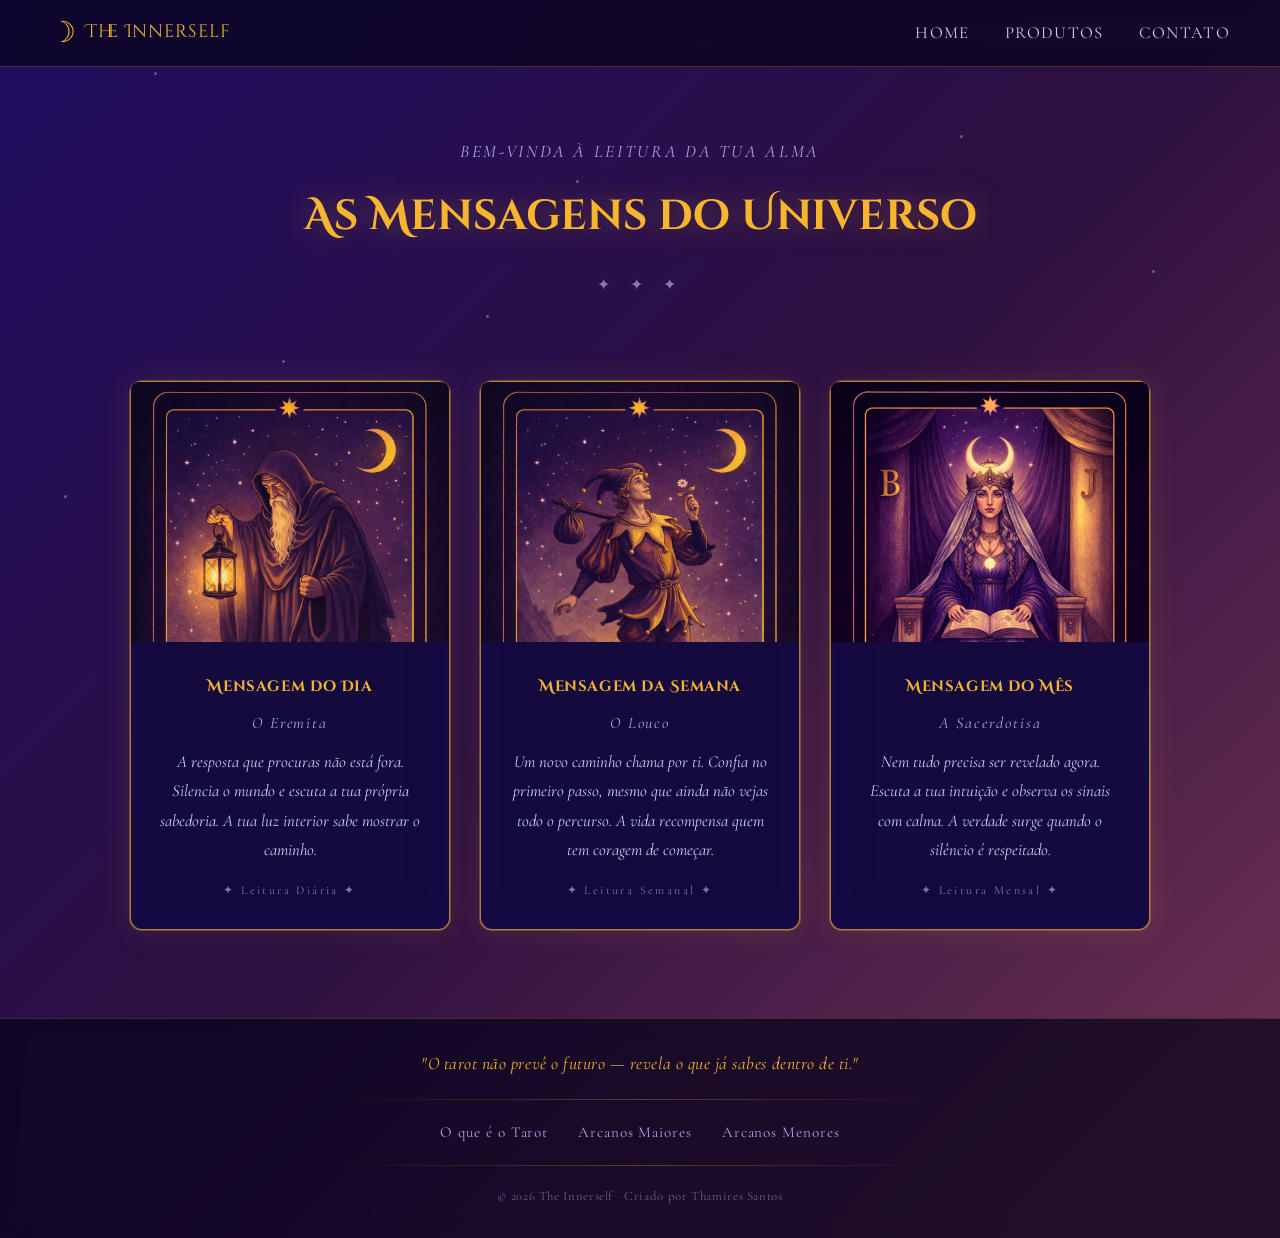
<file: index.html>
<!DOCTYPE html>
<html lang="pt">
<head>
    <meta charset="UTF-8">
    <meta name="viewport" content="width=device-width, initial-scale=1.0">
    <meta name="author" content="Thamires Santos">
    <title>The Innerself</title>
    <link rel="icon" type="image/png" href="./assets/icon/lua-crescente.png">
    <link rel="preconnect" href="https://fonts.googleapis.com">
    <link rel="preconnect" href="https://fonts.gstatic.com" crossorigin>
    <link href="https://fonts.googleapis.com/css2?family=Cinzel+Decorative:wght@400;700&family=Cormorant+Garamond:ital,wght@0,300;0,400;1,300&display=swap" rel="stylesheet">    
    <link rel="stylesheet" href="https://use.fontawesome.com/releases/v5.15.4/css/all.css"
     integrity="sha384-DyZ88mC6Up2uqS4h/KRgHuoeGwBcD4Ng9SiP4dIRy0EXTlnuz47vAwmeGwVChigm" crossorigin="anonymous">

    <!-- CSS externo -->
    <link rel="stylesheet" type="text/css" href="style.css">
</head>
<body>

    <!-- Estrelas decorativas de fundo -->
    <div class="stars" aria-hidden="true">
        <span></span><span></span><span></span><span></span><span></span>
        <span></span><span></span><span></span><span></span><span></span>
        <span></span><span></span><span></span><span></span><span></span>
    </div>

    <!-- ========== NAVBAR ========== -->
    <nav class="navbar">
        <div class="logo">
            <span class="logo-symbol">☽</span>
            <span class="logo-text">The Innerself</span>
        </div>

        <!-- Hamburger (mobile) -->
        <div class="menu-toggle" id="mobile-menu" aria-label="Abrir menu">
            <span class="bar"></span>
            <span class="bar"></span>
            <span class="bar"></span>
        </div>

        <ul class="nav-links">
            <li><a href="#">Home</a></li>
            <li><a href="#">Produtos</a></li>
            <li><a href="#">Contato</a></li>
        </ul>
    </nav>

    <!-- ========== HERO ========== -->
    <header class="hero">
        <p class="hero-subtitle">Bem-vinda à leitura da tua alma</p>
        <h1 class="hero-title">As Mensagens do Universo</h1>
        <div class="hero-divider">✦ ✦ ✦</div>
    </header>

    <!-- ========== CARDS ========== -->
    <main class="container">
        <section class="card-area">

            <div class="card card-featured">
                <div class="card-img">
                    <img src="./assets/img/carta-dia.png" alt="Carta de tarot O Eremita — mensagem do dia">
                </div>
                <div class="card-content">
                    <h3>Mensagem do Dia</h3>
                    <span class="card-nome-carta">O Eremita</span>
                    <p>A resposta que procuras não está fora.
                        Silencia o mundo e escuta a tua própria sabedoria.
                        A tua luz interior sabe mostrar o caminho.</p>
                </div>
                <div class="card-footer">✦ Leitura Diária ✦</div>
            </div>

            <div class="card card-featured">
                <div class="card-img">
                    <img src="./assets/img/carta-semana.png" alt="Carta de tarot O Louco — mensagem da semana">
                </div>
                <div class="card-content">
                    <h3>Mensagem da Semana</h3>
                    <span class="card-nome-carta">O Louco</span>
                    <p>Um novo caminho chama por ti.
                        Confia no primeiro passo, mesmo que ainda não vejas todo o percurso.
                        A vida recompensa quem tem coragem de começar.</p>
                </div>
                <div class="card-footer">✦ Leitura Semanal ✦</div>
            </div>

            <div class="card card-featured">
                <div class="card-img">
                    <img src="./assets/img/carta-mes.png" alt="Carta de tarot A Sacerdotisa — mensagem do mês">
                </div>
                <div class="card-content">
                    <h3>Mensagem do Mês</h3>
                    <span class="card-nome-carta">A Sacerdotisa</span>
                    <p>Nem tudo precisa ser revelado agora.
                        Escuta a tua intuição e observa os sinais com calma.
                        A verdade surge quando o silêncio é respeitado.</p>
                </div>
                <div class="card-footer">✦ Leitura Mensal ✦</div>
            </div>

        </section>
    </main>

    <!-- ========== FOOTER ========== -->
    <footer>
        <p id="frase">"O tarot não prevê o futuro — revela o que já sabes dentro de ti."</p>
        <hr>
        <nav class="footer-links">
            <a href="https://pt.wikipedia.org/wiki/Tarô" target="_blank">O que é o Tarot</a>
            <a href="https://pt.wikipedia.org/wiki/Arcanos_maiores" target="_blank">Arcanos Maiores</a>
            <a href="https://pt.wikipedia.org/wiki/Arcanos_menores" target="_blank">Arcanos Menores</a>
        </nav>
        <hr>
        <p id="creditos">© 2026 The Innerself · Criado por Thamires Santos</p>
    </footer>

    <!-- Script hamburger -->
    <script>
        const menu = document.querySelector('#mobile-menu');
        const menuLinks = document.querySelector('.nav-links');

        menu.addEventListener('click', function() {
            menu.classList.toggle('active');
            menuLinks.classList.toggle('active');
        });
    </script>

</body>
</html>
</file>
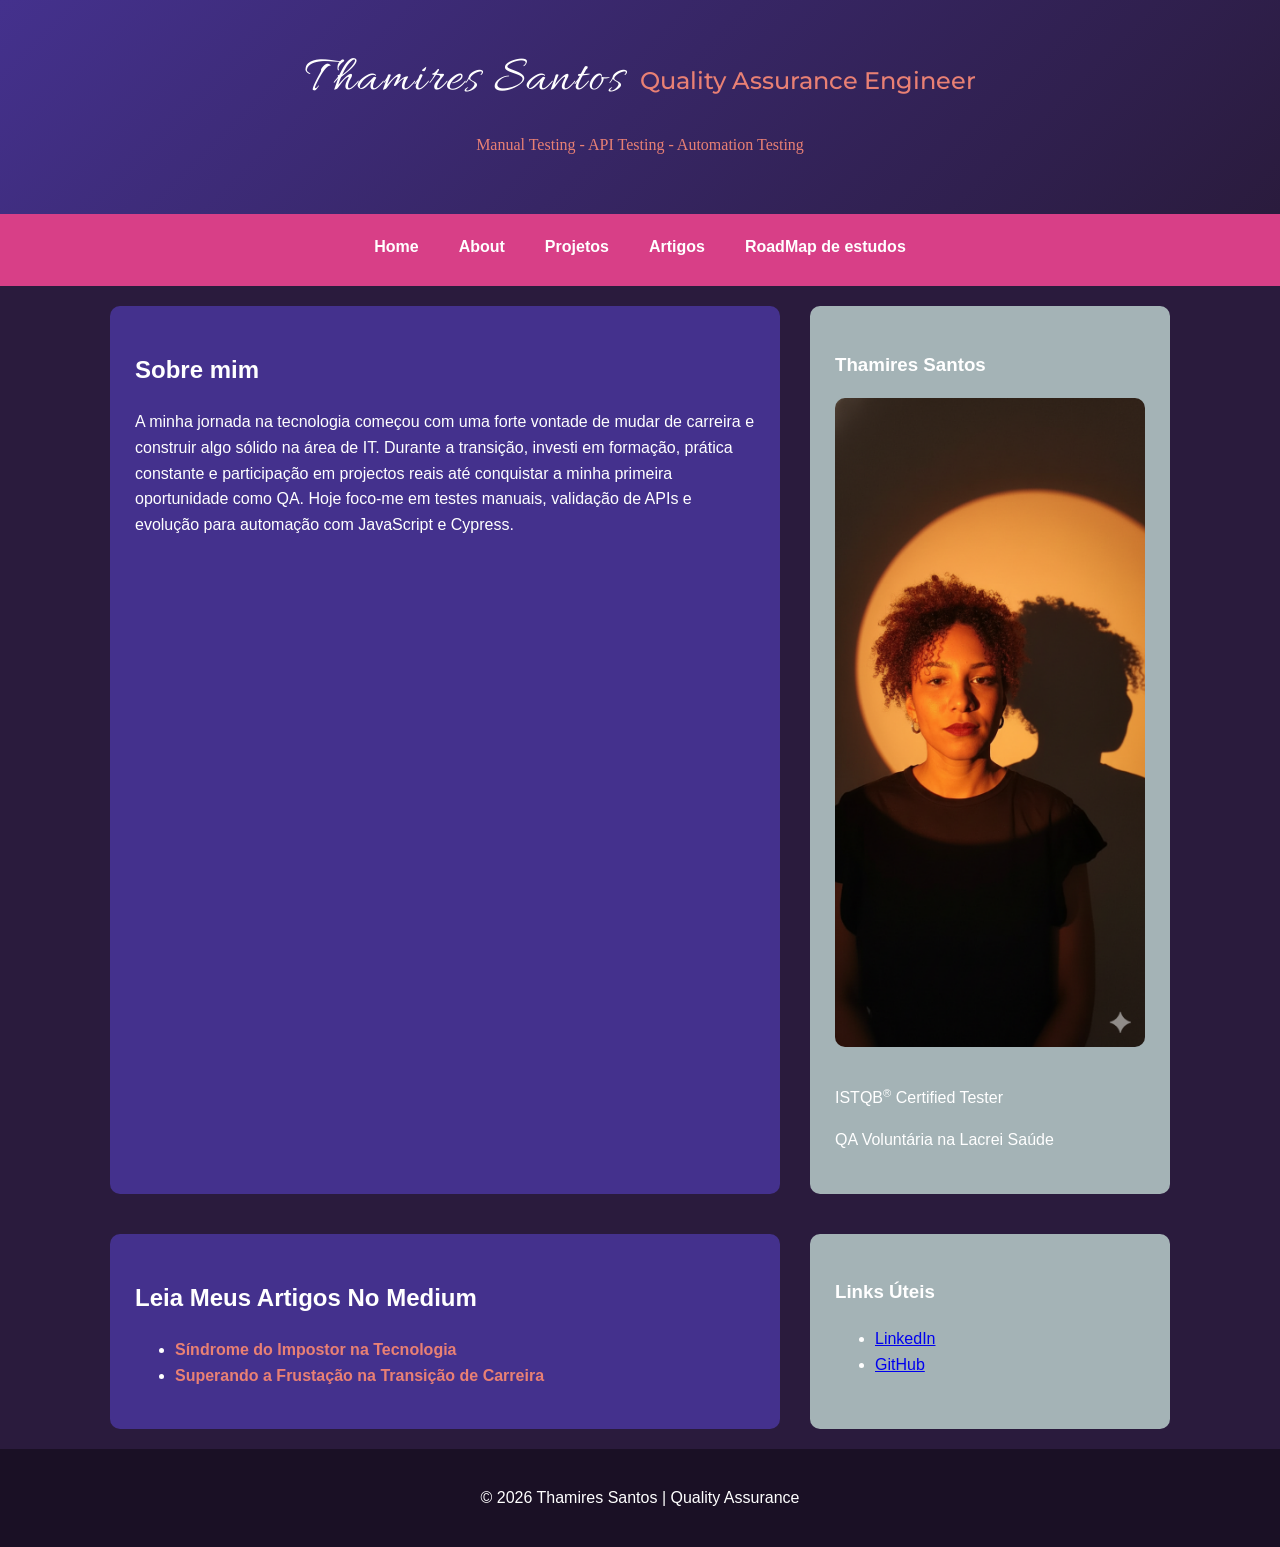
<file: Homepage.html>
<!DOCTYPE html>
<html lang="en">
<head>
    <meta charset="UTF-8">
    <meta name="viewport" content="width=device-width, initial-scale=1.0">
    <title>Quality by Thamires Santos</title>
    <link rel="stylesheet" href="./css/style.css">
    <link rel="icon" type="image/GIF" href="./assets/icon/favicon.ico">
    <link href="https://fonts.googleapis.com/css2?family=Allura&family=Montserrat:wght@500;600&display=swap" rel="stylesheet">

</head>

<body>

    <!-- Header -->
    <header>
        <h1>
            <span class="signature">Thamires Santos</span>
            <span class="role">Quality Assurance Engineer</span>        
        </h1>
        <p>Manual Testing - API Testing - Automation Testing</p>
    </header>

    <!-- Navigation -->
    <nav>
        <ul>
            <li><a href="#">Home</a></li>
            <li><a href="#">About</a></li>
            <li><a href="#">Projetos</a></li>
            <li><a href="#">Artigos</a></li>
            <li><a href="#">RoadMap de estudos</a></li>
        </ul>
    </nav>

    <!-- Main Content -->
    <section>
        <article>
            <h2>Sobre mim</h2>
        <p>
        A minha jornada na tecnologia começou com uma forte vontade de mudar de carreira e construir algo sólido na área de IT. 
        Durante a transição, investi em formação, prática constante e participação em projectos reais até conquistar a minha primeira oportunidade como QA. 
        Hoje foco-me em testes manuais, validação de APIs e evolução para automação com JavaScript e Cypress.

        </p>
            
        </article>
        
        <aside>
            <h3>Thamires Santos</h3>
            <img src="./assets/images/thamires.png" alt="Mulher olhando para a câmera, com cabelo cacheado, usando uma blusa preta.">
            <p>ISTQB<span style="font-size: 0.7em; vertical-align: super;">®</span> Certified Tester</p>

            <p>QA Voluntária na Lacrei Saúde</p>
        </aside>
    </section>

        <section id="artigos">
        <!-- Article -->
        <article>
            <h2>Leia Meus Artigos No Medium</h2>
            <ul>
                <li><a href="https://medium.com/@thamiresmarina/s%C3%ADndrome-do-impostor-na-technologia-o-bug-emocional-que-ningu%C3%A9m-te-ensina-a-resolver-a7a3a79cd26b" target="_blank">Síndrome do Impostor na Tecnologia</a></li>
                <li><a href="https://medium.com/@thamiresmarina/superando-a-frustra%C3%A7%C3%A3o-na-transi%C3%A7%C3%A3o-de-carreira-li%C3%A7%C3%B5es-reais-de-tentativa-e-persist%C3%AAncia-5454897fdf80" target="_blank">Superando a Frustação na Transição de Carreira</a></li>
            </ul>
            <p></p>
            
        </article>
        
        <!-- Sidebar -->
        <aside>
            <h3>Links Úteis</h3>
            <ul>
                <li><a href="https://www.linkedin.com/in/thamires-santos-702285140/" target="_blank">LinkedIn</a></li>
                <li><a href="https://github.com/thamires-marina" target="_blank">GitHub</a></li>
            </ul>
            
        </aside>
    </section>

    <!-- Footer -->
    <footer>
        <p>&copy; 2026 Thamires Santos | Quality Assurance</p>
    </footer>

</body>
</html>
</file>
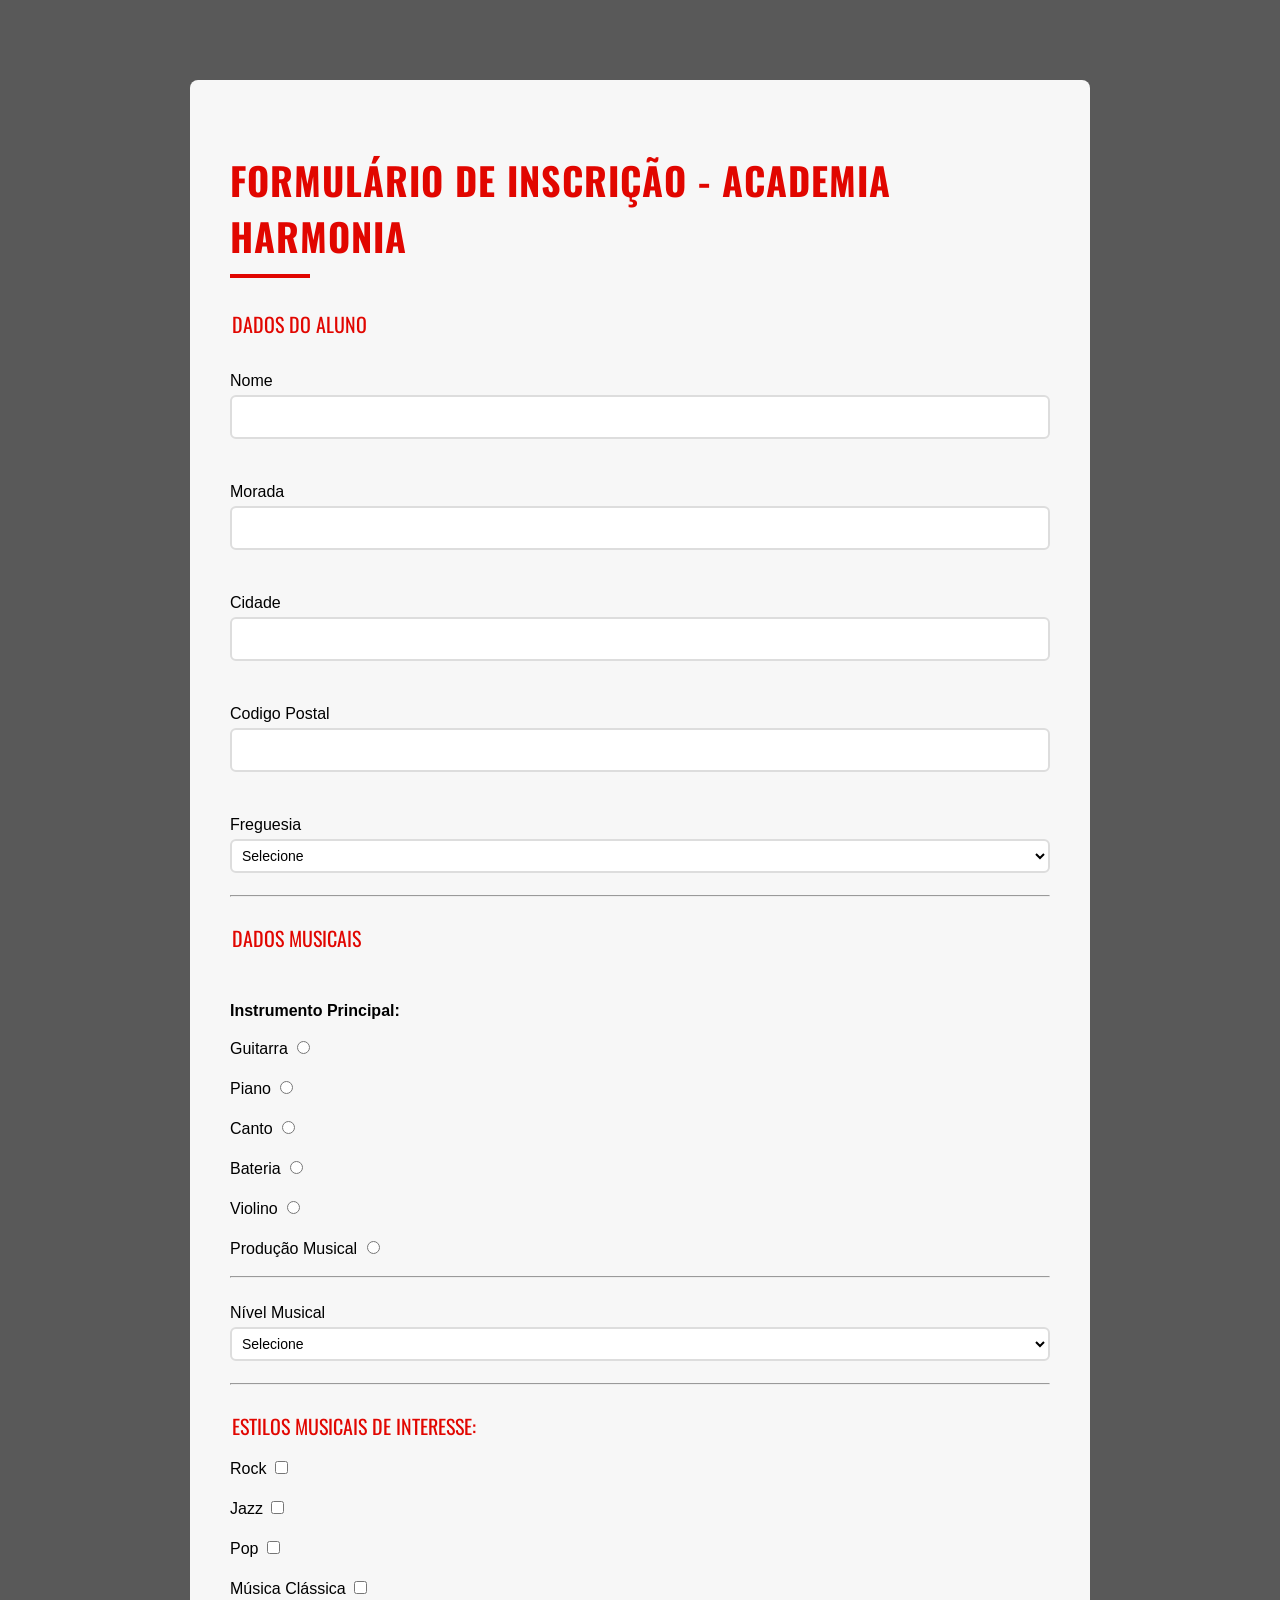
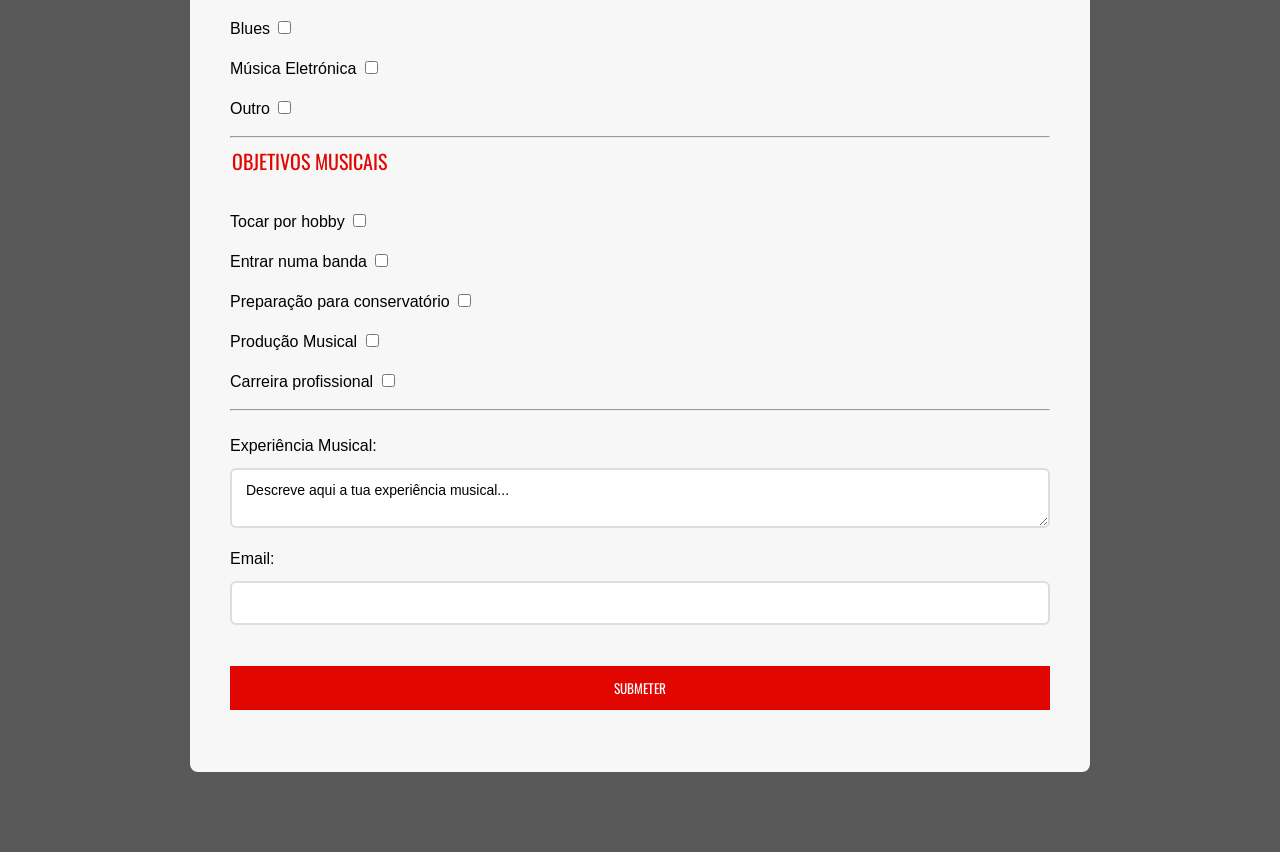
<file: formularioescolademusica/formularioescolademusica.html>
<!DOCTYPE html>
<html lang="en">
    <head>
        <meta charset="UTF-8">
        <meta name="viewport" content="width=device-width, initial-scale=1.0">
        <meta name="Author" content="Thamires santos">
        <meta name="keywords" content="Música, guitarra, piano, bateria, violino, canto, aulas de música, instrumentos musicais, teoria musical, harmonia, ritmo, melodia">
        <!--Inserção do icon de página-->
        <link rel="icon" type="image/png" href="./assets/icon/music-note.png">
        <link rel="stylesheet" href="./css/style.css">
        <link href="https://fonts.googleapis.com/css2?family=Oswald:wght@400;600;700&display=swap" rel="stylesheet">
        <title>Academia Harmonia</title>
    </head>

<body>
	<section class="container">
		<h1>Formulário de Inscrição - Academia Harmonia</h1>
        <form name="formulario"></form>    
            <legend>Dados do Aluno</legend>
            <br>
            <label> Nome <input type="text"></label><br>
            <label> Morada <input type="text"></label><br>
            <label> Cidade <input type="text"></label><br>
            <label> Codigo Postal <input type="text"></label><br>
            <label> Freguesia   				
                <select name="freguesia">
                    <option value="" disabled selected hidden>Selecione</option>                    
                    <option value="Ajuda"> Ajuda </option>
                    <option value="Alcântara"> Alcântara </option> 					
                    <option value="Alvalade"> Alvalade </option>   			
                    <option value="Areeiro"> Areeiro </option>
                    <option value="Arroios"> Arroios </option>
                    <option value="Belém"> Belém </option>
                    <option value="Campo de Ourique"> Campo de Ourique </option>
                    <option value="Estrela"> Estrela </option>
                    <option value="Lumiar"> Lumiar </option>
                    <option value="Misericórdia"> Misericórdia </option>
                    <option value="Olivais"> Olivais </option>
                </select>
            <label>
        <hr>
        <br>		
        <legend>Dados Musicais</legend><br>
        <p><strong>Instrumento Principal:</strong></p>
            <label>Guitarra <input type="radio" name="instrumento" value="guitarra"></label>
            <label>Piano <input type="radio" name="instrumento" value="piano"></label>
            <label>Canto <input type="radio" name="instrumento" value="canto"></label>
            <label>Bateria <input type="radio" name="instrumento" value="bateria"></label>
            <label>Violino <input type="radio" name="instrumento" value="violino"></label>
            <label>Produção Musical <input type="radio" name="instrumento" value="producao"></label>
        </legend>
        <hr>
        <br>			
        <label>Nível Musical
            <select name="nivel">
            <option value="" disabled selected hidden>Selecione</option>
            <option value="iniciante">Iniciante</option>
            <option value="intermedio">Intermédio</option>
            <option value="avancado">Avançado</option>
            <option value="profissional">Profissional</option>
            </select>
        </label>
        <hr>
               
        <br>
        <legend>Estilos Musicais de Interesse:</legend>
            <label>Rock <input type="checkbox" name="estilo1"></label>
            <label>Jazz <input type="checkbox" name="estilo2"></label>
            <label>Pop <input type="checkbox" name="estilo3"></label>
            <label>Música Clássica <input type="checkbox" name="estilo4"></label>
            <label>Blues <input type="checkbox" name="estilo5"></label>
            <label>Música Eletrónica <input type="checkbox" name="estilo6"></label>
            <label>Outro <input type="checkbox" name="estilo7"></label>
        <hr>
        <legend>Objetivos Musicais</legend>
        <br>       

            <label>Tocar por hobby <input type="checkbox" name="obj1"></label>
            <label>Entrar numa banda <input type="checkbox" name="obj2"></label>
            <label>Preparação para conservatório <input type="checkbox" name="obj3"></label>
            <label>Produção Musical <input type="checkbox" name="obj4"></label>
            <label>Carreira profissional <input type="checkbox" name="obj5"></label>    
        <hr>
        <br>
       <label>Experiência Musical:</label>
            <textarea style="resize: both;" name="texto">Descreve aqui a tua experiência musical...</textarea>
        <br>
     
        <form action="mailto:..." method="post" enctype="text/plain">
            <label for="email">Email:</label>
            <input type="email" id="email" name="email" required>
            <br><br>
            <input type="submit" value="Submeter">
        </form>		
	</section>
</body>
</html>
</file>
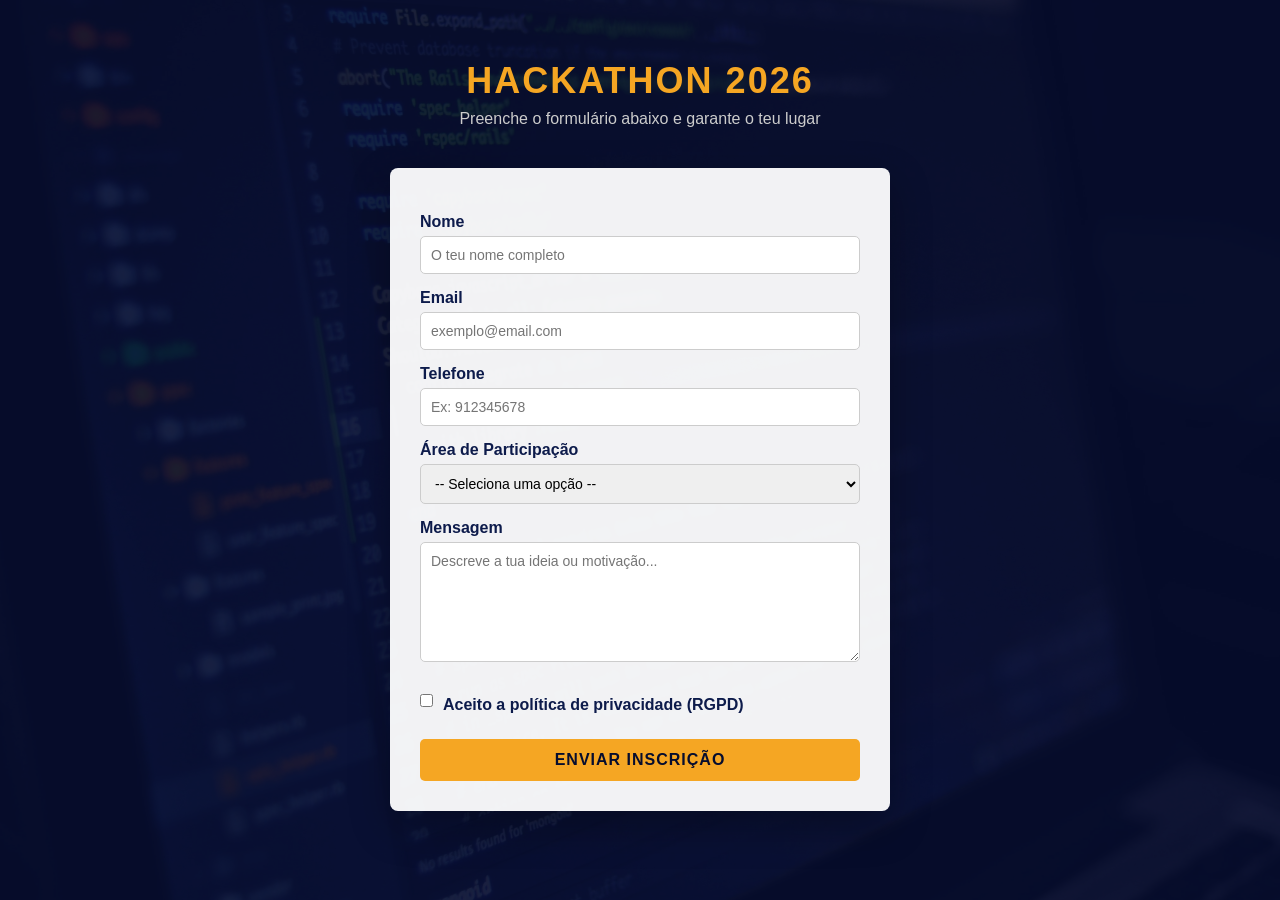
<file: formulariomoderno/formulariomoderno.html>
<!DOCTYPE html>
<html lang="pt">
<head>
    <meta charset="UTF-8">
    <meta name="viewport" content="width=device-width, initial-scale=1.0">
    <meta name="Author" content="Thamires Santos">
    <meta name="keywords" content="formulário, inscrição, curso, hackathon, 2026, tecnologia, desenvolvimento, programação">
    <link rel="icon" type="image/GIF" href="./assets/icon/site.png">
    <link rel="stylesheet" href="./css/style.css">
    <title>Hackathon 2026 - Inscrição</title>
</head>

<body>

    <section class="parallax">
        <div class="container">

            <div class="titulo">
                <h1>Hackathon 2026</h1>
                <p>Preenche o formulário abaixo e garante o teu lugar</p>
            </div>

            <form id="meuForm" action="mailto:formando.formando@gmail.com" method="post" enctype="text/plain" novalidate>

                <label for="nome">Nome</label>
                <input type="text" id="nome" name="nome" placeholder="O teu nome completo" required minlength="3">
                <span class="erro" id="erroNome">O nome deve ter pelo menos 3 caracteres.</span>

                <label for="email">Email</label>
                <input type="email" id="email" name="email" placeholder="exemplo@email.com" required>
                <span class="erro" id="erroEmail">Introduz um email válido.</span>

                <label for="telefone">Telefone</label>
                <input type="tel" id="telefone" name="telefone"
                    pattern="[0-9]{9}"
                    placeholder="Ex: 912345678"
                    required>
                <span class="erro" id="erroTelefone">O telefone deve ter 9 dígitos.</span>

                <label for="assunto">Área de Participação</label>
                <select id="assunto" name="assunto" required>
                    <option value="">-- Seleciona uma opção --</option>
                    <option value="dev">Desenvolvimento de Software</option>
                    <option value="design">UI/UX Design</option>
                    <option value="ia">Inteligência Artificial</option>
                    <option value="cybersec">Cibersegurança</option>
                    <option value="outro">Outro</option>
                </select>
                <span class="erro" id="erroAssunto">Seleciona uma área de participação.</span>

                <label for="mensagem">Mensagem</label>
                <textarea id="mensagem" name="mensagem" placeholder="Descreve a tua ideia ou motivação..." required minlength="10"></textarea>
                <span class="erro" id="erroMensagem">A mensagem deve ter pelo menos 10 caracteres.</span>

                <div class="checkbox-group">
                    <input type="checkbox" id="rgpd" name="rgpd" required>
                    <label for="rgpd">Aceito a política de privacidade (RGPD)</label>
                </div>
                <span class="erro" id="erroRgpd">Deves aceitar a política de privacidade.</span>

                <button type="submit">Enviar Inscrição</button>

            </form>
        </div>
    </section>

    <script>
        // EFEITO PARALLAX
        window.addEventListener('scroll', function () {
            const parallax = document.querySelector('.parallax');
            const offset = window.scrollY;
            parallax.style.backgroundPositionY = offset * 0.5 + 'px';
        });

        // VALIDAÇÃO DOS CAMPOS
        document.getElementById('meuForm').addEventListener('submit', function (e) {
            e.preventDefault();

            let valido = true;

            // Nome
            const nome = document.getElementById('nome');
            const erroNome = document.getElementById('erroNome');
            if (nome.value.trim().length < 3) {
                erroNome.style.display = 'block';
                nome.classList.add('campo-erro');
                valido = false;
            } else {
                erroNome.style.display = 'none';
                nome.classList.remove('campo-erro');
            }

            // Email
            const email = document.getElementById('email');
            const erroEmail = document.getElementById('erroEmail');
            const emailRegex = /^[^\s@]+@[^\s@]+\.[^\s@]+$/;
            if (!emailRegex.test(email.value)) {
                erroEmail.style.display = 'block';
                email.classList.add('campo-erro');
                valido = false;
            } else {
                erroEmail.style.display = 'none';
                email.classList.remove('campo-erro');
            }

            // Telefone
            const telefone = document.getElementById('telefone');
            const erroTelefone = document.getElementById('erroTelefone');
            const telRegex = /^[0-9]{9}$/;
            if (!telRegex.test(telefone.value)) {
                erroTelefone.style.display = 'block';
                telefone.classList.add('campo-erro');
                valido = false;
            } else {
                erroTelefone.style.display = 'none';
                telefone.classList.remove('campo-erro');
            }

            // Assunto
            const assunto = document.getElementById('assunto');
            const erroAssunto = document.getElementById('erroAssunto');
            if (assunto.value === '') {
                erroAssunto.style.display = 'block';
                assunto.classList.add('campo-erro');
                valido = false;
            } else {
                erroAssunto.style.display = 'none';
                assunto.classList.remove('campo-erro');
            }

            // Mensagem
            const mensagem = document.getElementById('mensagem');
            const erroMensagem = document.getElementById('erroMensagem');
            if (mensagem.value.trim().length < 10) {
                erroMensagem.style.display = 'block';
                mensagem.classList.add('campo-erro');
                valido = false;
            } else {
                erroMensagem.style.display = 'none';
                mensagem.classList.remove('campo-erro');
            }

            // RGPD
            const rgpd = document.getElementById('rgpd');
            const erroRgpd = document.getElementById('erroRgpd');
            if (!rgpd.checked) {
                erroRgpd.style.display = 'block';
                valido = false;
            } else {
                erroRgpd.style.display = 'none';
            }

            // 
            if (valido) {
                alert('Inscrição enviada com sucesso!');
                this.submit();
            }
        });
    </script>

</body>
</html>
</file>
<file: style.css>
/* ============================================================
   THE INNERSELF — style.css
   Paleta Cosmic: #1f0d61 | #b2a1e7 | #f5b52e | #753454
   Fontes: Cinzel Decorative (títulos) · Cormorant Garamond (corpo)
   ============================================================ */

/* ── 0. Variáveis ── */
:root {
    --azul-escuro:  #1f0d61;
    --vinho:        #753454;
    --dourado:      #f5b52e;
    --lilas:        #b2a1e7;
    --lilas-claro:  #d4caf5;
    --fundo-card:   #140a3e;
    --texto-claro:  #f0eaff;
}

/* ── 1. Reset & Base ── */
* {
    margin: 0;
    padding: 0;
    box-sizing: border-box;
}

body {
    font-family: 'Cormorant Garamond', Georgia, serif;
    background: linear-gradient(135deg, var(--azul-escuro) 0%, #2d1040 50%, var(--vinho) 100%);
    min-height: 100vh;
    color: var(--texto-claro);
    line-height: 1.7;
    overflow-x: hidden;
}

/* ── 2. Estrelas decorativas ── */
.stars {
    position: fixed;
    top: 0; left: 0;
    width: 100%; height: 100%;
    pointer-events: none;
    z-index: 0;
}

.stars span {
    position: absolute;
    display: block;
    width: 3px;
    height: 3px;
    border-radius: 50%;
    background: var(--lilas-claro);
    opacity: 0.4;
    animation: twinkle 4s infinite alternate;
}

/* Posições das estrelas */
.stars span:nth-child(1)  { top:  8%; left: 12%; animation-delay: 0s;    }
.stars span:nth-child(2)  { top: 15%; left: 75%; animation-delay: 0.5s;  }
.stars span:nth-child(3)  { top: 30%; left: 90%; animation-delay: 1s;    }
.stars span:nth-child(4)  { top: 55%; left:  5%; animation-delay: 1.5s;  }
.stars span:nth-child(5)  { top: 70%; left: 60%; animation-delay: 0.3s;  }
.stars span:nth-child(6)  { top: 85%; left: 30%; animation-delay: 0.8s;  }
.stars span:nth-child(7)  { top: 20%; left: 45%; animation-delay: 2s;    }
.stars span:nth-child(8)  { top: 40%; left: 22%; animation-delay: 1.2s;  }
.stars span:nth-child(9)  { top: 60%; left: 80%; animation-delay: 0.6s;  }
.stars span:nth-child(10) { top: 90%; left: 88%; animation-delay: 1.8s;  }
.stars span:nth-child(11) { top:  5%; left: 55%; animation-delay: 2.2s;  }
.stars span:nth-child(12) { top: 45%; left: 68%; animation-delay: 0.9s;  }
.stars span:nth-child(13) { top: 75%; left: 15%; animation-delay: 1.4s;  }
.stars span:nth-child(14) { top: 95%; left: 50%; animation-delay: 0.2s;  }
.stars span:nth-child(15) { top: 35%; left: 38%; animation-delay: 1.7s;  }

@keyframes twinkle {
    from { opacity: 0.15; transform: scale(1);   }
    to   { opacity: 0.7;  transform: scale(1.6); }
}

/* ── 3. Navbar ── */
.navbar {
    display: flex;
    justify-content: space-between;
    align-items: center;
    padding: 18px 50px;
    background: rgba(10, 5, 30, 0.75);
    backdrop-filter: blur(10px);
    border-bottom: 1px solid rgba(245, 181, 46, 0.25);
    position: sticky;
    top: 0;
    z-index: 1000;
}

/* Logo */
.logo {
    display: flex;
    align-items: center;
    gap: 10px;
}

.logo-symbol {
    font-size: 1.8rem;
    color: var(--dourado);
    line-height: 1;
}

.logo-text {
    font-family: 'Cinzel Decorative', serif;
    font-size: 1.1rem;
    color: var(--dourado);
    letter-spacing: 0.05em;
}

/* Links do menu */
.nav-links {
    display: flex;
    list-style: none;
    gap: 35px;
}

.nav-links a {
    font-family: 'Cormorant Garamond', serif;
    font-size: 1.05rem;
    font-weight: 400;
    color: var(--lilas-claro);
    text-decoration: none;
    letter-spacing: 0.08em;
    text-transform: uppercase;
    transition: color 0.3s ease;
    position: relative;
}

/* Sublinhado animado nos links */
.nav-links a::after {
    content: '';
    position: absolute;
    bottom: -4px;
    left: 0;
    width: 0;
    height: 1px;
    background: var(--dourado);
    transition: width 0.3s ease;
}

.nav-links a:hover {
    color: var(--dourado);
}

.nav-links a:hover::after {
    width: 100%;
}

/* Hamburger — escondido no desktop */
.menu-toggle {
    display: none;
    cursor: pointer;
}

.bar {
    display: block;
    width: 25px;
    height: 2px;
    margin: 6px auto;
    background-color: var(--lilas-claro);
    transition: 0.3s;
}

/* ── 4. Hero ── */
.hero {
    position: relative;
    z-index: 1;
    text-align: center;
    padding: 70px 20px 40px;
}

.hero-subtitle {
    font-family: 'Cormorant Garamond', serif;
    font-style: italic;
    font-size: 1.1rem;
    color: var(--lilas);
    letter-spacing: 0.15em;
    text-transform: uppercase;
    margin-bottom: 14px;
}

.hero-title {
    font-family: 'Cinzel Decorative', serif;
    font-size: clamp(1.5rem, 4vw, 2.6rem);
    color: var(--dourado);
    text-shadow: 0 0 30px rgba(245, 181, 46, 0.35);
    margin-bottom: 20px;
}

.hero-divider {
    color: var(--lilas);
    font-size: 1rem;
    letter-spacing: 0.5em;
    opacity: 0.7;
}

/* ── 5. Cards ── */
.card-area {
    display: flex;
    justify-content: center;
    align-items: stretch;
    flex-wrap: wrap;
    gap: 30px;
    padding: 50px 40px 80px;
    position: relative;
    z-index: 1;
}

.card {
    flex: 1;
    min-width: 260px;
    max-width: 320px;
    background: var(--fundo-card);
    border: 1px solid rgba(245, 181, 46, 0.35);
    border-radius: 12px;
    padding: 40px 28px 28px;
    text-align: center;
    display: flex;
    flex-direction: column;
    align-items: center;
    gap: 16px;
    cursor: pointer;
    transition: transform 0.35s ease, box-shadow 0.35s ease, border-color 0.35s ease;
    /* Brilho interior subtil */
    box-shadow:
        0 0 0 1px rgba(245, 181, 46, 0.1),
        inset 0 0 40px rgba(31, 13, 97, 0.4);
}

/* Card central em destaque */
.card-featured {
    border-color: rgba(245, 181, 46, 0.7);
    box-shadow:
        0 0 0 1px rgba(245, 181, 46, 0.3),
        0 0 30px rgba(245, 181, 46, 0.12),
        inset 0 0 40px rgba(31, 13, 97, 0.4);
    transform: translateY(-8px);
}

.card:hover {
    transform: translateY(-14px);
    border-color: rgba(245, 181, 46, 0.8);
    box-shadow:
        0 0 0 1px rgba(245, 181, 46, 0.35),
        0 16px 40px rgba(0, 0, 0, 0.45),
        0 0 40px rgba(245, 181, 46, 0.1);
}

/* Imagem do card */
.card-img {
    width: calc(100% + 56px);
    height: 260px;
    overflow: hidden;
    border-radius: 8px 8px 0 0;
    margin: -40px -28px 16px -28px;
}

.card-img img {
    width: 100%;
    height: 100%;
    object-fit: cover;
    object-position: top center;
    transition: transform 0.5s ease;
    display: block;
}

.card:hover .card-img img {
    transform: scale(1.07);
}

/* Nome da carta com animação no hover */
.card-nome-carta {
    display: inline-block;
    font-family: 'Cormorant Garamond', serif;
    font-style: italic;
    font-size: 1rem;
    color: var(--lilas);
    letter-spacing: 0.12em;
    margin-bottom: 10px;
    position: relative;
    transition: color 0.3s ease, letter-spacing 0.4s ease;
}

/* Sublinhado brilhante por baixo do nome */
.card-nome-carta::after {
    content: '';
    position: absolute;
    bottom: -3px;
    left: 50%;
    transform: translateX(-50%);
    width: 0;
    height: 1px;
    background: var(--dourado);
    transition: width 0.4s ease;
}

.card:hover .card-nome-carta {
    color: var(--dourado);
    letter-spacing: 0.22em;
}

.card:hover .card-nome-carta::after {
    width: 100%;
}

/* Título dos cards */
.card-content h3 {
    font-family: 'Cinzel Decorative', serif;
    font-size: 0.95rem;
    color: var(--dourado);
    letter-spacing: 0.04em;
    margin-bottom: 10px;
}

/* Texto dos cards */
.card-content p {
    font-family: 'Cormorant Garamond', serif;
    font-size: 1.05rem;
    font-style: italic;
    color: var(--lilas-claro);
    line-height: 1.75;
}

/* Rodapé do card */
.card-footer {
    margin-top: auto;
    font-size: 0.75rem;
    color: var(--lilas);
    letter-spacing: 0.2em;
    opacity: 0.7;
}

/* ── 6. Footer ── */
footer {
    position: relative;
    z-index: 1;
    text-align: center;
    padding: 30px 20px;
    background: rgba(10, 5, 30, 0.75);
    backdrop-filter: blur(10px);
    border-top: 1px solid rgba(245, 181, 46, 0.2);
}

hr {
    border: none;
    height: 1px;
    background: linear-gradient(to right, transparent, rgba(245, 181, 46, 0.3), transparent);
    margin: 20px auto;
    max-width: 600px;
}

#frase {
    font-family: 'Cormorant Garamond', serif;
    font-style: italic;
    font-size: 1.1rem;
    color: var(--dourado);
    letter-spacing: 0.03em;
    margin-bottom: 10px;
}

/* Links do footer em linha */
.footer-links {
    display: flex;
    justify-content: center;
    gap: 30px;
    flex-wrap: wrap;
}

.footer-links a {
    font-family: 'Cormorant Garamond', serif;
    font-size: 0.95rem;
    color: var(--lilas);
    text-decoration: none;
    letter-spacing: 0.06em;
    transition: color 0.3s ease;
}

.footer-links a:hover {
    color: var(--dourado);
}

#creditos {
    font-size: 0.8rem;
    color: var(--lilas);
    opacity: 0.55;
    letter-spacing: 0.05em;
    margin-top: 10px;
}

/* ── 7. Responsividade ── */
@media (max-width: 768px) {

    .navbar {
        padding: 16px 24px;
    }

    .menu-toggle {
        display: block;
    }

    .nav-links {
        position: fixed;
        left: -100%;
        top: 65px;
        flex-direction: column;
        background: rgba(10, 5, 30, 0.97);
        backdrop-filter: blur(10px);
        width: 100%;
        text-align: center;
        transition: 0.3s ease;
        padding: 30px 0;
        gap: 24px;
        border-bottom: 1px solid rgba(245, 181, 46, 0.2);
    }

    .nav-links.active {
        left: 0;
    }

    /* Animação X no hamburger */
    .menu-toggle.active .bar:nth-child(2) { opacity: 0; }
    .menu-toggle.active .bar:nth-child(1) { transform: translateY(8px) rotate(45deg); }
    .menu-toggle.active .bar:nth-child(3) { transform: translateY(-8px) rotate(-45deg); }

    .hero {
        padding: 50px 20px 30px;
    }

    .card-area {
        padding: 30px 20px 60px;
        flex-direction: column;
        align-items: center;
    }

    .card,
    .card-featured {
        width: 100%;
        max-width: 360px;
        transform: none;
    }

    .card:hover,
    .card-featured:hover {
        transform: translateY(-6px);
    }

    .footer-links {
        flex-direction: column;
        gap: 12px;
    }
}
</file>
<file: css/style.css>
*{
                box-sizing: border-box;
        }

    body {
                font-family: 'segoe ui', sans-serif;
                margin: 0;
                line-height: 1.6;
                background-color: #2a1b3d;
                color: #ffffff;
        }

    header{
                text-align: center;
                padding: 40px 20px;
                background: linear-gradient(135deg, #44318d 0%, #2a1b3d);
        }

    header h1 {
                margin: 0;
                font-size: 2.8rem;
                display: flex;
                justify-content: center;
                align-items: center;
                flex-wrap: wrap;
                
        }

    .signature {
                font-family: 'Allura', cursive;
                font-size: 3.2rem;
                font-weight: normal;
                letter-spacing: 2px;
        }

    .role {
                font-family: 'Montserrat', sans-serif;
                font-size: 1.5rem;
                color: #e98074;
                margin-left: 15px;
                font-weight: 500;
        }

            header p {
                font-family: 'Playfair Display', serif;
                color: #e98074;
                margin-top: 10px;
        }

            nav {
                background-color: #d83f87;
                padding: 20px;
    }

            nav ul {
                list-style: none;
                display: flex;
                justify-content: center;
                gap: 40px;
                padding: 0 20px;
                margin: 0;            
        }

    nav ul li {
                display: inline;
        }

    nav a {
                color: #ffffff;
                text-decoration: none;
                font-weight: 600;
                position: relative;
                transition: 0.3s ease;
        }

    nav a::after {
                content: "";
                display: block;
                height: 2px;
                width: 0;
                background: white;
                transition: width 0.3s ease;
                margin-top: 5px;
        }

    nav a:hover::after {
                width: 100%;
        }

    nav a:hover {
                color: #2A1B3D;
        }

    section {
                display: flex;
                flex-wrap: wrap;
                gap: 30px;
                padding: 20px;
                max-width: 1100px;
                margin: auto;
        }

    article {
                flex: 2;
                min-width: 300px;
                background-color: #44318d;
                padding: 25px;
                border-radius: 10px;
        }


    article ul li a {
                color: #e98074;
                font-weight: bold;
                text-decoration: none;
                transition: 0.3s ease;
        }

    article ul li a:hover {
                color: #ffffff;
                padding-left: 8px;
        }

    aside {
                flex: 1;
                min-width: 250px;
                background-color: #a4b3b6;
                padding: 25px;
                border-radius: 10px;
        }

    aside img {
                width: 100%;
                border-radius: 10px;
                margin-bottom: 15px;
        }

    footer {
                text-align: center;
                padding: 20px;
                background-color: #1a1025;            
        }

    @media (max-width: 768px) {
            nav ul li {
                    display: block;
                    margin: 10px 0;
                    }
                    section {
                    flex-direction: column;
            }
        }
</file>
<file: formularioescolademusica/css/style.css>
* {
    box-sizing: border-box;
    font-family: 'Montserrat', sans-serif;
}

body {
    margin: 0;
    min-height: 100vh;
    background:
        linear-gradient(
            rgba(0, 0, 0, 0.65),
            rgba(0, 0, 0, 0.65)
        ),

    url("https://images.pexels.com/photos/164821/pexels-photo-164821.jpeg");
    background-size: cover;
    background-position: center;
    background-repeat: no-repeat;
    margin: 0;
    padding: 20px;
    font-family: 'Montserrat', sans-serif;
    
}

h1 {
    
    font-family: 'Oswald', sans-serif;
    text-transform: uppercase;
    font-size: 38px;
    color: var(--vermelho);
    letter-spacing: 1px;
    
}

h1::after {
    content: "";
    display: block;
    width: 80px;
    height: 4px;
    background-color: var(--vermelho);
    margin-top: 10px;
}

input[type="text"],
input[type="email"],
select,
textarea {
    width: 100%;
    padding: 12px 14px;
    margin-bottom: 18px;
    border: 2px solid #ddd;
    border-radius: 6px;
    font-size: 14px;
    font-family: 'Montserrat', sans-serif;
    background-color: #fff;
    transition: all 0.3s ease;
}


.container {
    
    background-color: rgba(255, 255, 255, 0.95);
    max-width: 900px;
    margin: 60px auto;
    padding: 40px;
    border-radius: 8px;
}

legend{
    font-family: 'Oswald', sans-serif;
    font-size: 20px;
    text-transform: uppercase;
    color: var(--vermelho);
    margin-bottom: 15px;

}


section {
    max-width: 900px;
    margin: 60px auto;
    background: var(--cinza-claro);
    padding: 40px;
    border-radius: 8px;
}

input, select, textarea {
    width: 100%;
    padding: 6px;
    margin-top: 5px;
    margin-bottom: 14px;
}

input:focus, select:focus, textarea:focus {
    outline: none;
    border: 2px solid var(--vermelho);
}




textarea {
width: 100%;
    padding: 12px 14px;
    margin-bottom: 18px;
    border: 2px solid #ddd;
    border-radius: 6px;
    font-size: 14px;
    font-family: 'Montserrat', sans-serif;
    background-color: #fff;
    transition: all 0.3s ease;
}


input[type="radio"],
input[type="checkbox"] {
width: auto;
accent-color: var(--preto);
}

label {
    display: block;
    margin-bottom: 8px;
}

input[type="submit"] {
    background-color: var(--vermelho);
    color: white;
    border: none;
    padding: 12px 20px;
    font-family: 'Oswald', sans-serif;
    text-transform: uppercase;
    cursor: pointer;
}

input[type="submit"]:hover {
    background-color: var(--vermelho-hover);
}

input[type="submit"]:hover {
    background-color: #555;
    
}

:root {
    
    --preto: #0d0d0d;
    --vermelho: #e10600;
    --vermelho-hover: #b80400;
    --branco: #ffffff;
    --cinza-claro: #f2f2f2;
}
</file>
<file: formulariomoderno/css/style.css>
* {
    box-sizing: border-box;
    margin: 0;
    padding: 0;
    font-family: Arial, sans-serif;
}

/* FUNDO FIXO */

body {
    background-image: url('../assets/img/pexels.jpg');
    background-size: cover;
    position: relative;
    background-attachment: fixed;
    margin: 0;
    min-height: 100vh;
}

/* OVERLAY ESCURO */

body::before {
    content: "";
    position: fixed;
    inset: 0;
    background: rgba(6, 13, 46, 0.90);
    z-index: -1;
}

/* CONTAINER CENTRAL */

.container {
    min-height: 100vh;
    display: flex;
    flex-direction: column;
    align-items: center;
    padding: 60px 20px;
}

/* TÍTULO */

.titulo {
    text-align: center;
    color: white;
    margin-bottom: 40px;
    max-width: 600px;
}

.titulo h1 {
    font-size: 36px;
    color: #f5a623;
    letter-spacing: 2px;
    text-transform: uppercase;
}

.titulo p {
    margin-top: 8px;
    color: #ccc;
}

/* FORMULÁRIO */

form {
    background: rgba(255, 255, 255, 0.95);
    padding: 30px;
    border-radius: 8px;
    width: 100%;
    max-width: 500px;
    box-shadow: 0 15px 40px rgba(0, 0, 0, 0.3);
}

/* CAMPOS */

label {
    display: block;
    margin-top: 15px;
    margin-bottom: 5px;
    font-weight: bold;
    color: #0d1b4b;
}

input[type="text"],
input[type="email"],
input[type="tel"],
select,
textarea {
    width: 100%;
    padding: 10px;
    border: 1px solid #ccc;
    border-radius: 5px;
    font-size: 14px;
}

input[type="text"]:focus,
input[type="email"]:focus,
input[type="tel"]:focus,
select:focus,
textarea:focus {
    outline: none;
    border-color: #f5a623;
}

textarea {
    resize: vertical;
    min-height: 120px;
}

/* CHECKBOX */

.checkbox-group {
    margin-top: 15px;
    display: flex;
    align-items: center;
    gap: 10px;
}

input[type="checkbox"] {
    width: auto;
    accent-color: #f5a623;
}

/* BOTÃO */

button {
    margin-top: 20px;
    width: 100%;
    padding: 12px;
    border: none;
    background-color: #f5a623;
    color: #060d2e;
    font-size: 16px;
    font-weight: bold;
    border-radius: 5px;
    cursor: pointer;
    transition: 0.3s;
    text-transform: uppercase;
    letter-spacing: 1px;
}

button:hover {
    background-color: #d4891a;
}

/* PARALLAX */
.parallax {
    
    background-attachment: fixed;
    background-size: cover;
    background-position: center;
    min-height: 100vh;
}

/* ERROS DE VALIDAÇÃO */
.erro {
    display: none;
    color: #e74c3c;
    font-size: 12px;
    margin-top: 4px;
    margin-bottom: 4px;
}

.campo-erro {
    border-color: #e74c3c !important;
}

/* RESPONSIVO */

@media (max-width: 480px) {
    form {
        padding: 20px;
    }
}
</file>
